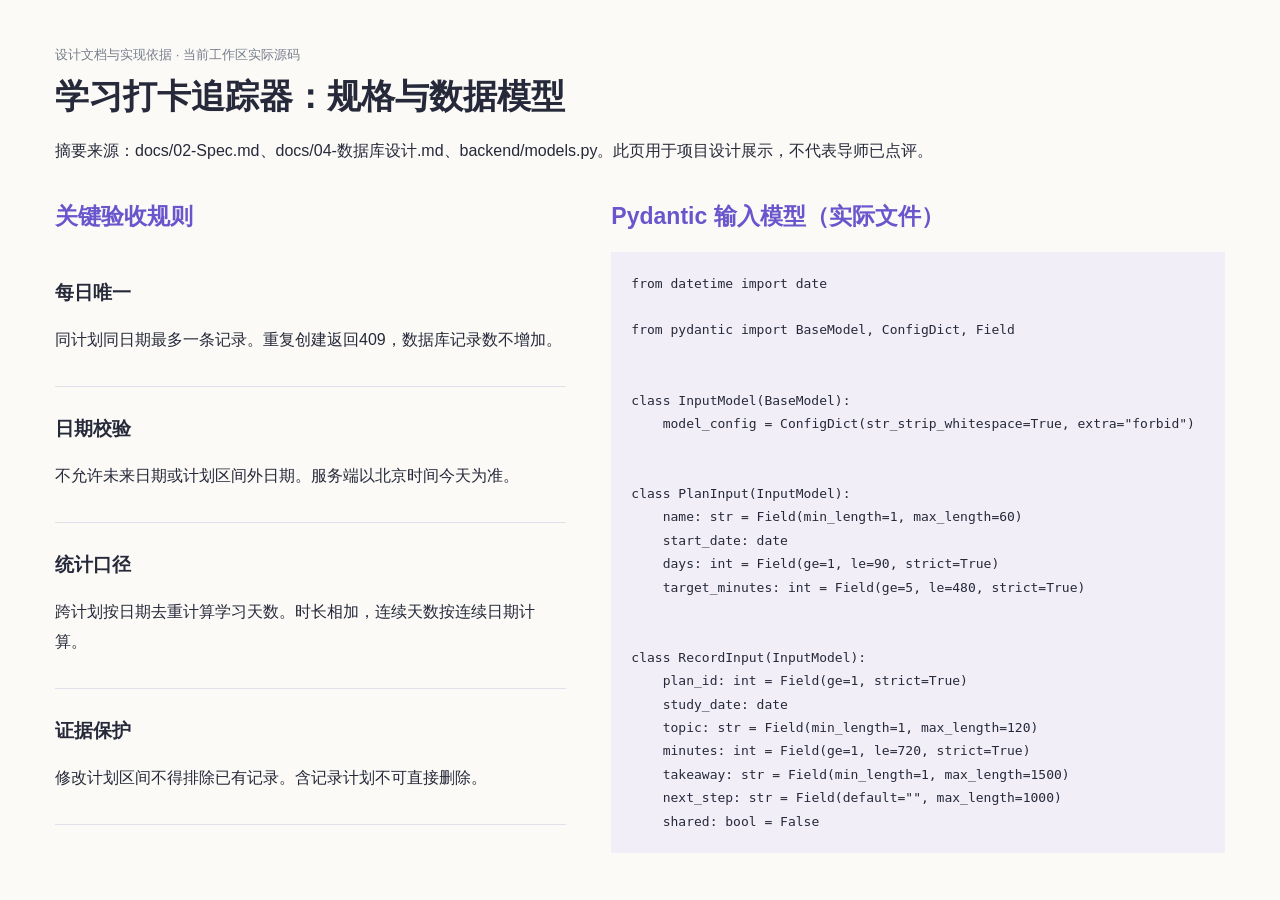
<file: frontend/spec-review.html>
<!doctype html><html lang="zh-CN"><meta charset="utf-8"><title>学习打卡追踪器 · 规格与数据模型</title><style>body{margin:0;background:#fbfaf7;color:#262939;font:16px "Microsoft YaHei",sans-serif;padding:45px 55px}h1{font-size:34px;margin:10px 0 15px}h2{font-size:23px;color:#6955cc}p,li{line-height:1.9}small{color:#777d8b}.columns{display:grid;grid-template-columns:1fr 1.2fr;gap:45px}pre{font:13px/1.8 Consolas,"Microsoft YaHei",monospace;background:#f1eef8;padding:20px;white-space:pre-wrap;margin:0}.rule{border-bottom:1px solid #e4dfeb;padding:10px 0 15px}</style><small>设计文档与实现依据 · 当前工作区实际源码</small><h1>学习打卡追踪器：规格与数据模型</h1><p>摘要来源：docs/02-Spec.md、docs/04-数据库设计.md、backend/models.py。此页用于项目设计展示，不代表导师已点评。</p><div class="columns"><section><h2>关键验收规则</h2><div class="rule"><h3>每日唯一</h3><p>同计划同日期最多一条记录。重复创建返回409，数据库记录数不增加。</p></div><div class="rule"><h3>日期校验</h3><p>不允许未来日期或计划区间外日期。服务端以北京时间今天为准。</p></div><div class="rule"><h3>统计口径</h3><p>跨计划按日期去重计算学习天数。时长相加，连续天数按连续日期计算。</p></div><div class="rule"><h3>证据保护</h3><p>修改计划区间不得排除已有记录。含记录计划不可直接删除。</p></div></section><section><h2>Pydantic 输入模型（实际文件）</h2><pre>from datetime import date

from pydantic import BaseModel, ConfigDict, Field


class InputModel(BaseModel):
    model_config = ConfigDict(str_strip_whitespace=True, extra="forbid")


class PlanInput(InputModel):
    name: str = Field(min_length=1, max_length=60)
    start_date: date
    days: int = Field(ge=1, le=90, strict=True)
    target_minutes: int = Field(ge=5, le=480, strict=True)


class RecordInput(InputModel):
    plan_id: int = Field(ge=1, strict=True)
    study_date: date
    topic: str = Field(min_length=1, max_length=120)
    minutes: int = Field(ge=1, le=720, strict=True)
    takeaway: str = Field(min_length=1, max_length=1500)
    next_step: str = Field(default="", max_length=1000)
    shared: bool = False
</pre></section></div></html>
</file>
